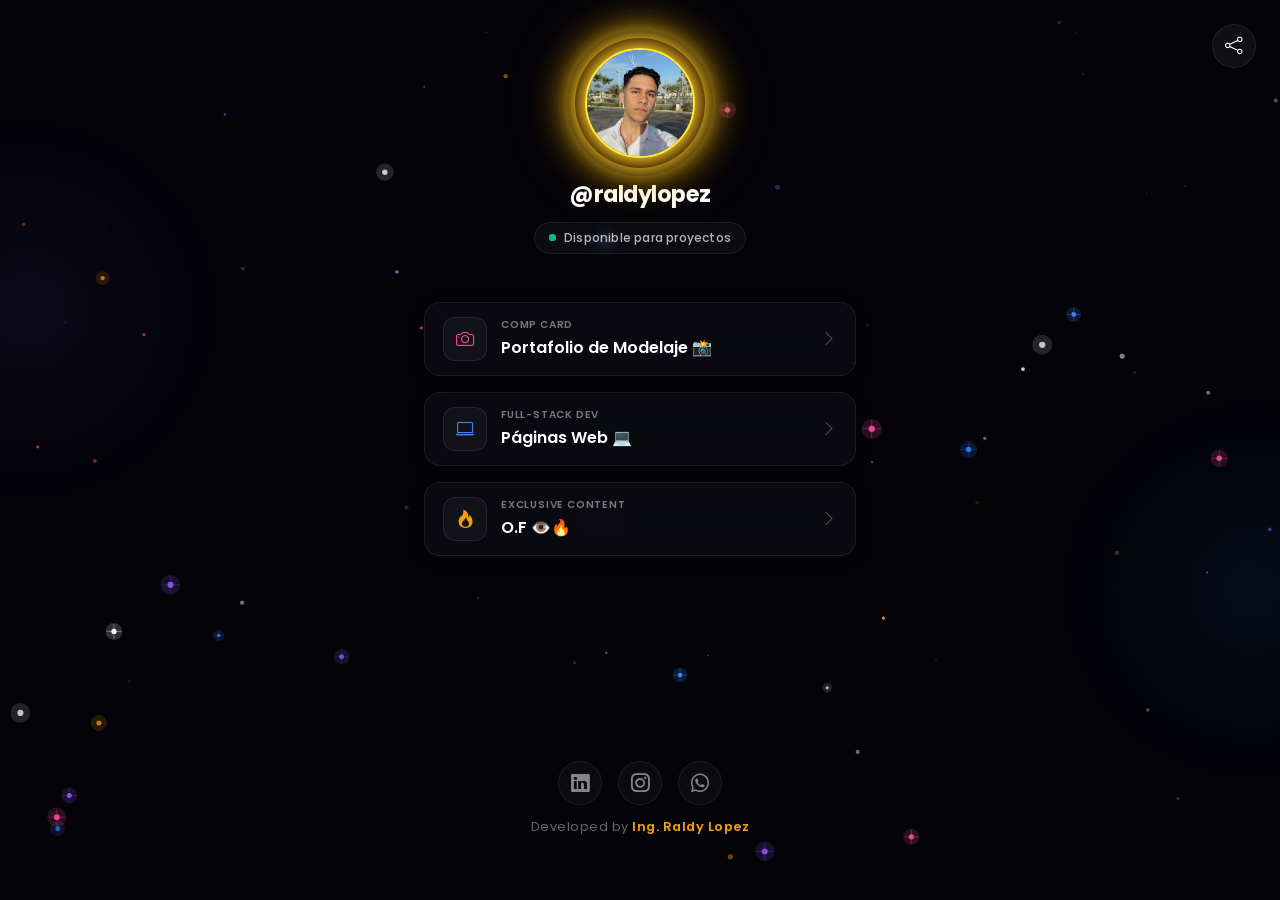
<file: index.html>
<!DOCTYPE html>
<html lang="es">

<head>
    <meta charset="UTF-8">
    <meta name="viewport" content="width=device-width, initial-scale=1.0">
    <title>@raldylopez | Enlaces</title>

    <!-- Google Fonts: Poppins -->
    <link rel="preconnect" href="https://fonts.googleapis.com">
    <link rel="preconnect" href="https://fonts.gstatic.com" crossorigin>
    <link href="https://fonts.googleapis.com/css2?family=Poppins:wght@400;500;600;700&display=swap" rel="stylesheet">

    <!-- Bootstrap Icons -->
    <link rel="stylesheet" href="https://cdn.jsdelivr.net/npm/bootstrap-icons@1.11.0/font/bootstrap-icons.css">

    <!-- Custom Styles -->
    <link rel="stylesheet" href="styles.css?v=3.3">
</head>

<body>

    <!-- Share Button -->
    <button class="share-btn" id="shareBtn" aria-label="Compartir perfil">
        <i class="bi bi-share"></i>
    </button>

    <div class="container">

        <!-- Profile Section -->
        <header class="profile-section">
            <div class="profile-image-container">
                <img src="raldy.jpeg" alt="Raldy Lopez" class="profile-image">
                <div class="profile-glow"></div>
                <div class="ssj-aura-flame"></div>
            </div>

            <h1 class="username">@raldylopez</h1>
            <div class="status-badge">
                <span class="status-dot"></span>
                <span class="status-text">Disponible para proyectos</span>
            </div>
        </header>

        <!-- Links Section -->
        <section class="links-container">

            <!-- Portafolio de modelaje  -->
            <a href="https://raldylopez20.github.io/Modeling-Portfolio/index.html" target="_blank"
                class="link-card modelaje-card" rel="noopener noreferrer">
                <div class="card-left">
                    <div class="icon-box modelaje-icon">
                        <i class="bi bi-camera"></i>
                    </div>
                    <div class="card-info">
                        <span class="card-tag">COMP CARD</span>
                        <span class="card-title">Portafolio de Modelaje 📸</span>
                    </div>
                </div>
                <div class="card-right">
                    <i class="bi bi-chevron-right chevron-icon"></i>
                </div>
            </a>

            <!-- Pagina de Servicios -->
            <a href="https://raldylopez20.github.io/Landing-page-personal-de-servicios/"
                class="link-card whatsapp-card">
                <div class="card-left">
                    <div class="icon-box whatsapp-icon">
                        <i class="bi bi-laptop"></i>
                    </div>
                    <div class="card-info">
                        <span class="card-tag">FULL-STACK DEV</span>
                        <span class="card-title">Páginas Web 💻</span>
                    </div>
                </div>
                <div class="card-right">
                    <i class="bi bi-chevron-right chevron-icon"></i>
                </div>
            </a>

            <!-- Broma del mono -->
            <a href="broma-mono.html" class="link-card custom-card">
                <div class="card-left">
                    <div class="icon-box custom-icon">
                        <i class="bi bi-fire"></i>
                    </div>
                    <div class="card-info">
                        <span class="card-tag">EXCLUSIVE CONTENT</span>
                        <span class="card-title">O.F 👁️🔥</span>
                    </div>
                </div>
                <div class="card-right">
                    <i class="bi bi-chevron-right chevron-icon"></i>
                </div>
            </a>

        </section>

        <!-- Footer -->
        <footer class="footer">
            <div class="social-links">
                <a href="https://www.linkedin.com/in/raldy-lópez-368420230/" target="_blank" rel="noopener noreferrer"
                    class="social-icon-btn linkedin-btn" aria-label="LinkedIn">
                    <i class="bi bi-linkedin"></i>
                </a>
                <a href="https://instagram.com/raldylopez" target="_blank" rel="noopener noreferrer"
                    class="social-icon-btn instagram-btn" aria-label="Instagram">
                    <i class="bi bi-instagram"></i>
                </a>
                <a href="https://wa.me/18294635850" target="_blank" rel="noopener noreferrer"
                    class="social-icon-btn whatsapp-btn" aria-label="WhatsApp">
                    <i class="bi bi-whatsapp"></i>
                </a>
            </div>
            <p class="footer-text">Developed by <span class="footer-author">Ing. Raldy Lopez</span></p>
        </footer>

    </div>

    <!-- Toast Notification -->
    <div class="toast-container" id="toastContainer">
        <div class="toast-message">
            <i class="bi bi-check-circle-fill toast-icon"></i>
            <span class="toast-text">¡Enlace copiado al portapapeles! 🚀</span>
        </div>
    </div>

    <!-- Particles Background Canvas -->
    <canvas id="particles"></canvas>

    <script src="script.js?v=3.3"></script>
</body>

</html>
</file>
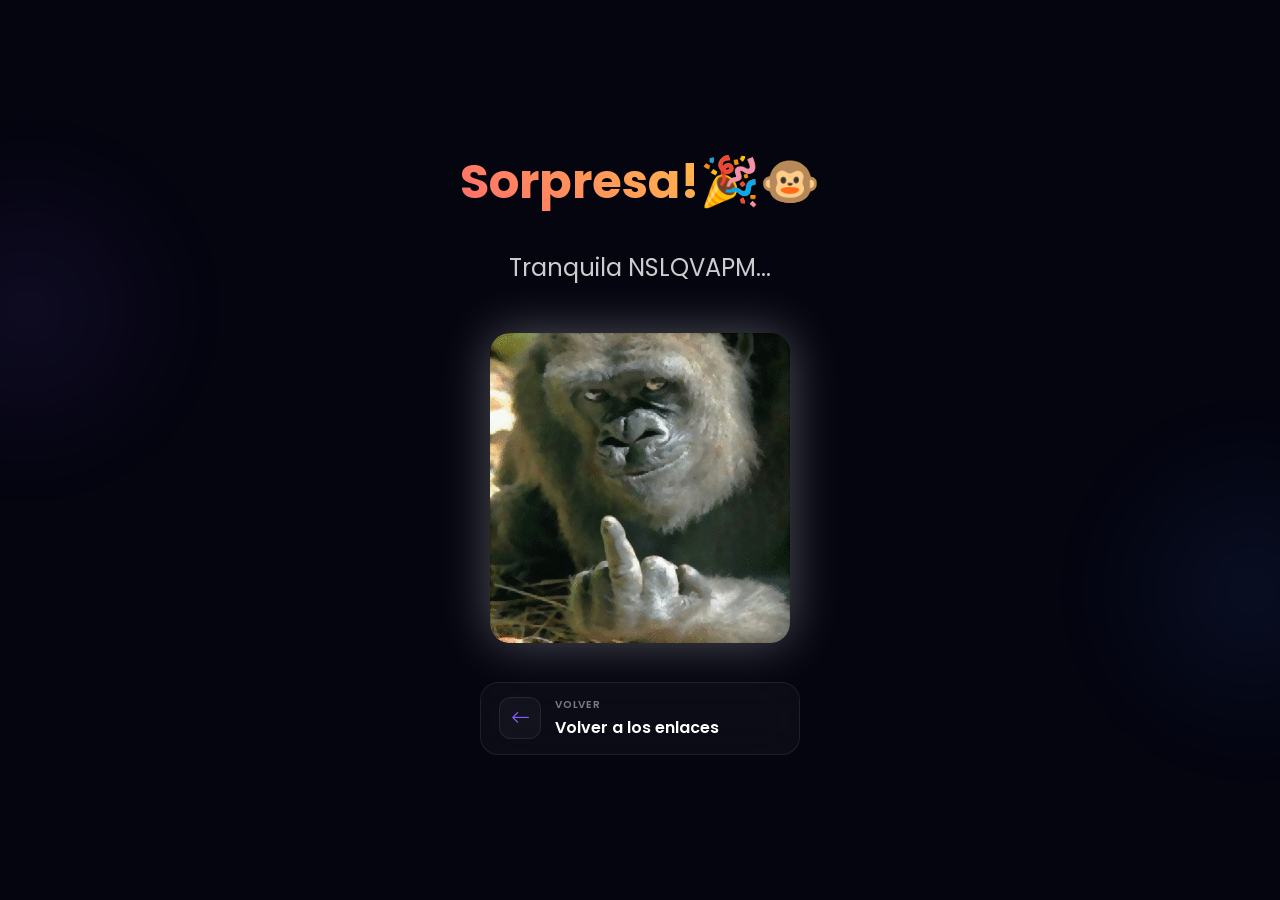
<file: broma-mono.html>
<!DOCTYPE html>
<html lang="es">

<head>
    <meta charset="UTF-8">
    <meta name="viewport" content="width=device-width, initial-scale=1.0">
    <title>¡SORPRESA! 🐵</title>

    <!-- Google Fonts: Poppins -->
    <link rel="preconnect" href="https://fonts.googleapis.com">
    <link rel="preconnect" href="https://fonts.gstatic.com" crossorigin>
    <link href="https://fonts.googleapis.com/css2?family=Poppins:wght@400;500;600;700&display=swap" rel="stylesheet">

    <!-- Bootstrap Icons -->
    <link rel="stylesheet" href="https://cdn.jsdelivr.net/npm/bootstrap-icons@1.11.0/font/bootstrap-icons.css">

    <!-- Custom Styles -->
    <link rel="stylesheet" href="styles.css">
</head>

<body class="broma-body">
    <div class="broma-container">
        <h1 class="broma-title">Sorpresa!<span class="emoji">🎉🐵</span></h1>
        <p class="broma-subtitle">Tranquila NSLQVAPM...</p>

        <img src="mono 1.gif" alt="Mono sorpresa" class="mono-image">

        <br>
        <a href="javascript:history.back()" class="back-card-btn">
            <div class="card-left">
                <div class="icon-box back-icon">
                    <i class="bi bi-arrow-left"></i>
                </div>
                <div class="card-info">
                    <span class="card-tag">VOLVER</span>
                    <span class="card-title">Volver a los enlaces</span>
                </div>
            </div>
        </a>
    </div>

    <script>
        // Create continuous falling confetti
        function createConfetti() {
            if (document.querySelectorAll('.confetti-piece').length > 45) return;

            const colors = ['#ff6b6b', '#ffd93d', '#6bcf7f', '#4d94ff', '#e716b3', '#ff69b4', '#ffa500', '#00ff00'];

            const confetti = document.createElement('div');
            confetti.className = 'confetti-piece';
            confetti.style.left = Math.random() * 100 + '%';
            confetti.style.top = '-20px';
            confetti.style.background = colors[Math.floor(Math.random() * colors.length)];
            confetti.style.width = Math.random() * 10 + 5 + 'px';
            confetti.style.height = Math.random() * 10 + 5 + 'px';

            // Random falling properties
            const duration = Math.random() * 3 + 2;
            const swayAmount = Math.random() * 100 - 50;
            const rotationSpeed = Math.random() * 360;

            confetti.style.setProperty('--duration', duration + 's');
            confetti.style.setProperty('--sway', swayAmount + 'px');
            confetti.style.setProperty('--rotation', rotationSpeed + 'deg');

            document.body.appendChild(confetti);

            setTimeout(() => confetti.remove(), duration * 1000);
        }

        // Start continuous confetti after page loads
        window.addEventListener('load', () => {
            setTimeout(() => {
                // Create initial burst
                for (let i = 0; i < 50; i++) {
                    setTimeout(createConfetti, i * 30);
                }

                // Continue creating confetti continuously - more frequently
                setInterval(createConfetti, 100);

                // Create extra bursts periodically
                setInterval(() => {
                    for (let i = 0; i < 10; i++) {
                        setTimeout(createConfetti, i * 20);
                    }
                }, 2000);
            }, 500);
        });
    </script>
</body>

</html>
</file>
<file: styles.css>
/* ========================================
   VARIABLES GLOBALES Y CONFIGURACIÓN
   ======================================== */

:root {
    --bg-color: #030308;
    --text-color: #ffffff;
    --primary-font: 'Poppins', sans-serif;

    /* Colores del tema */
    --neon-blue: #3b82f6;
    --neon-pink: #ec4899;
    --neon-yellow: #f59e0b;
    --neon-purple: #8b5cf6;
    --neon-green: #10b981;

    --container-width: 480px;
}

/* Reset básico */
* {
    margin: 0;
    padding: 0;
    box-sizing: border-box;
}

html {
    -webkit-text-size-adjust: 100%;
    scroll-behavior: smooth;
}

body {
    background-color: var(--bg-color);
    color: var(--text-color);
    font-family: var(--primary-font);
    display: flex;
    justify-content: center;
    min-height: 100vh;
    overflow-x: hidden;
    position: relative;
    -webkit-font-smoothing: antialiased;
    -moz-osx-font-smoothing: grayscale;
    text-rendering: optimizeLegibility;
}

/* ========================================
   NEBULA / AURORA BACKGROUND EFFECTS (OPTIMIZADO PARA SAFARI & WEBKit)
   ======================================== */

body::before, body::after {
    content: "";
    position: fixed;
    width: 440px;
    height: 440px;
    border-radius: 50%;
    opacity: 0.18;
    z-index: -2;
    pointer-events: none;
    -webkit-transform: translate3d(0, 0, 0);
    transform: translate3d(0, 0, 0);
    -webkit-backface-visibility: hidden;
    backface-visibility: hidden;
    will-change: transform;
}

body::before {
    background: radial-gradient(circle at center, rgba(139, 92, 246, 0.45) 0%, rgba(139, 92, 246, 0.18) 35%, rgba(139, 92, 246, 0.04) 55%, transparent 70%);
    top: 10%;
    left: -15%;
    animation: float-blob-1 25s infinite alternate ease-in-out;
}

body::after {
    background: radial-gradient(circle at center, rgba(59, 130, 246, 0.45) 0%, rgba(59, 130, 246, 0.18) 35%, rgba(59, 130, 246, 0.04) 55%, transparent 70%);
    bottom: 10%;
    right: -15%;
    animation: float-blob-2 30s infinite alternate ease-in-out;
}

@keyframes float-blob-1 {
    0% { transform: translate3d(0, 0, 0) scale(1); }
    50% { transform: translate3d(50px, 35px, 0) scale(1.1); }
    100% { transform: translate3d(-25px, 65px, 0) scale(0.95); }
}

@keyframes float-blob-2 {
    0% { transform: translate3d(0, 0, 0) scale(1.05); }
    50% { transform: translate3d(-60px, -40px, 0) scale(0.92); }
    100% { transform: translate3d(35px, 25px, 0) scale(1.08); }
}

/* ========================================
   CONTENEDOR PRINCIPAL
   ======================================== */

.container {
    width: 100%;
    max-width: var(--container-width);
    padding: 3rem 1.5rem;
    display: flex;
    flex-direction: column;
    align-items: center;
    position: relative;
    z-index: 10;
}

/* ========================================
   BOTÓN DE COMPARTIR (SHARE BUTTON)
   ======================================== */

.share-btn {
    position: absolute;
    top: 24px;
    right: 24px;
    width: 44px;
    height: 44px;
    border-radius: 50%;
    background: rgba(255, 255, 255, 0.05);
    border: 1px solid rgba(255, 255, 255, 0.08);
    color: var(--text-color);
    font-size: 1.1rem;
    display: flex;
    justify-content: center;
    align-items: center;
    cursor: pointer;
    backdrop-filter: blur(12px);
    -webkit-backdrop-filter: blur(12px);
    -webkit-transform: translateZ(0);
    transform: translateZ(0);
    -webkit-tap-highlight-color: transparent;
    transition: background 0.3s ease, border-color 0.3s ease, transform 0.2s ease;
    z-index: 100;
}

.share-btn:hover {
    background: rgba(255, 255, 255, 0.12);
    border-color: rgba(255, 255, 255, 0.2);
    transform: scale(1.05);
}

.share-btn:active {
    transform: scale(0.95);
}

/* ========================================
   SECCIÓN DE PERFIL (HEADER)
   ======================================== */

.profile-section {
    text-align: center;
    margin-bottom: 3rem;
    display: flex;
    flex-direction: column;
    align-items: center;
    animation: fadeIn 0.8s ease-out;
}

.profile-image-container {
    position: relative;
    width: 110px;
    height: 110px;
    margin-bottom: 1.2rem;
}

.profile-image {
    width: 100%;
    height: 100%;
    border-radius: 50%;
    object-fit: cover;
    position: relative;
    z-index: 2;
    border: 2.5px solid #ffeb3b;
    box-shadow: 
        0 0 14px rgba(255, 235, 59, 0.75),
        0 0 28px rgba(245, 158, 11, 0.45),
        inset 0 0 10px rgba(255, 235, 59, 0.35);
    transition: transform 0.3s ease, box-shadow 0.3s ease;
}

/* ========================================
   AURA DORADA SUPER SAIYAJIN (AMARILLO PURO)
   ======================================== */
.profile-glow {
    position: absolute;
    top: -10px;
    left: -10px;
    right: -10px;
    bottom: -10px;
    border-radius: 50%;
    background: radial-gradient(circle, 
        rgba(255, 255, 255, 0.95) 0%, 
        rgba(255, 235, 59, 0.85) 26%, 
        rgba(251, 191, 36, 0.55) 50%, 
        rgba(245, 158, 11, 0.25) 70%, 
        transparent 85%);
    box-shadow: 
        0 0 22px rgba(255, 235, 59, 0.8),
        0 0 45px rgba(245, 158, 11, 0.6),
        0 0 75px rgba(245, 158, 11, 0.25);
    -webkit-transform: translate3d(0, 0, 0);
    transform: translate3d(0, 0, 0);
    will-change: transform, opacity;
    animation: ssj-core-aura 2.2s ease-in-out infinite alternate;
    z-index: 1;
}

/* Capa de Llama Exterior Expansiva (Ki Vibrante) */
.ssj-aura-flame {
    position: absolute;
    top: -18px;
    left: -18px;
    right: -18px;
    bottom: -18px;
    border-radius: 50%;
    background: radial-gradient(circle, 
        rgba(255, 235, 59, 0.32) 15%, 
        rgba(245, 158, 11, 0.18) 50%, 
        transparent 75%);
    box-shadow: 0 0 35px rgba(255, 215, 0, 0.35);
    -webkit-transform: translate3d(0, 0, 0);
    transform: translate3d(0, 0, 0);
    will-change: transform, opacity;
    animation: ssj-flame-wave 1.8s ease-in-out infinite alternate;
    z-index: 0;
}

@keyframes ssj-core-aura {
    0% {
        transform: scale(0.95);
        opacity: 0.78;
        box-shadow: 
            0 0 18px rgba(255, 235, 59, 0.7),
            0 0 38px rgba(245, 158, 11, 0.45),
            0 0 60px rgba(245, 158, 11, 0.2);
    }
    50% {
        transform: scale(1.04);
        opacity: 0.98;
        box-shadow: 
            0 0 28px rgba(255, 245, 100, 0.9),
            0 0 52px rgba(255, 190, 0, 0.7),
            0 0 85px rgba(245, 158, 11, 0.35);
    }
    100% {
        transform: scale(0.97);
        opacity: 0.85;
        box-shadow: 
            0 0 22px rgba(255, 235, 59, 0.8),
            0 0 44px rgba(245, 158, 11, 0.5),
            0 0 70px rgba(245, 158, 11, 0.25);
    }
}

@keyframes ssj-flame-wave {
    0% {
        transform: scale(0.94) rotate(0deg);
        opacity: 0.45;
    }
    50% {
        transform: scale(1.08) rotate(3deg);
        opacity: 0.85;
    }
    100% {
        transform: scale(0.98) rotate(-3deg);
        opacity: 0.55;
    }
}

/* Reacción al pasar el mouse por la foto */
.profile-image-container:hover .profile-image {
    transform: scale(1.04);
    box-shadow: 
        0 0 18px rgba(255, 255, 255, 0.9),
        0 0 32px rgba(255, 235, 59, 0.8),
        inset 0 0 14px rgba(255, 235, 59, 0.5);
}

.profile-image-container:hover .profile-glow {
    transform: scale(1.08);
    box-shadow: 
        0 0 32px rgba(255, 245, 100, 0.95),
        0 0 60px rgba(255, 190, 0, 0.75),
        0 0 95px rgba(245, 158, 11, 0.4);
}

.username {
    font-size: 1.4rem;
    font-weight: 700;
    letter-spacing: -0.5px;
    margin-bottom: 0.6rem;
    min-height: 2.2rem;
    display: inline-block;
    text-align: center;
    color: #ffffff;
    -webkit-font-smoothing: antialiased;
    user-select: none;
    -webkit-user-select: none;
}

.dud {
    color: rgba(255, 255, 255, 0.45);
    font-family: inherit;
    opacity: 0.85;
}

/* Badge de estado disponible */
.status-badge {
    display: inline-flex;
    align-items: center;
    gap: 8px;
    background: rgba(255, 255, 255, 0.04);
    border: 1px solid rgba(255, 255, 255, 0.08);
    padding: 6px 14px;
    border-radius: 20px;
    backdrop-filter: blur(6px);
    -webkit-backdrop-filter: blur(6px);
    -webkit-transform: translateZ(0);
    transform: translateZ(0);
}

.status-dot {
    width: 7px;
    height: 7px;
    border-radius: 50%;
    background-color: var(--neon-green);
    position: relative;
}

.status-dot::after {
    content: "";
    position: absolute;
    top: 0;
    left: 0;
    width: 100%;
    height: 100%;
    border-radius: 50%;
    background-color: var(--neon-green);
    animation: pulse-dot 1.8s infinite ease-in-out;
}

@keyframes pulse-dot {
    0% { transform: scale(1); opacity: 0.8; }
    100% { transform: scale(3.2); opacity: 0; }
}

.status-text {
    font-size: 0.75rem;
    font-weight: 500;
    color: rgba(255, 255, 255, 0.7);
    letter-spacing: 0.2px;
}

/* ========================================
   CARDS DE ENLACES (GLASSMORPHISM)
   ======================================== */

.links-container {
    width: 100%;
    display: flex;
    flex-direction: column;
    gap: 1rem;
}

.link-card {
    display: flex;
    justify-content: space-between;
    align-items: center;
    text-decoration: none;
    padding: 14px 18px;
    border-radius: 16px;
    background: rgba(18, 18, 28, 0.45);
    border: 1px solid rgba(255, 255, 255, 0.08);
    backdrop-filter: blur(14px);
    -webkit-backdrop-filter: blur(14px);
    box-shadow: 0 4px 20px rgba(0, 0, 0, 0.2);
    -webkit-transform: translate3d(0, 20px, 0);
    transform: translate3d(0, 20px, 0);
    -webkit-tap-highlight-color: transparent;
    transition: transform 0.4s cubic-bezier(0.16, 1, 0.3, 1),
                background-color 0.3s ease,
                border-color 0.3s ease,
                box-shadow 0.3s ease;
    
    /* Animación de entrada */
    opacity: 0;
    animation: slideUp 0.6s cubic-bezier(0.16, 1, 0.3, 1) forwards;
}

/* Delays para efecto cascada */
.link-card:nth-child(1) { animation-delay: 0.1s; }
.link-card:nth-child(2) { animation-delay: 0.2s; }
.link-card:nth-child(3) { animation-delay: 0.3s; }

@keyframes slideUp {
    to {
        opacity: 1;
        -webkit-transform: translate3d(0, 0, 0);
        transform: translate3d(0, 0, 0);
    }
}

/* Hover de la card */
.link-card:hover {
    -webkit-transform: translate3d(0, -4px, 0) scale(1.015);
    transform: translate3d(0, -4px, 0) scale(1.015);
    background: rgba(25, 25, 38, 0.65);
    border-color: rgba(255, 255, 255, 0.16);
    box-shadow: 0 12px 30px rgba(0, 0, 0, 0.3), 0 0 15px rgba(255, 255, 255, 0.02);
}

.card-left {
    display: flex;
    align-items: center;
    gap: 14px;
}

/* Caja de Icono */
.icon-box {
    width: 44px;
    height: 44px;
    border-radius: 12px;
    background: rgba(255, 255, 255, 0.04);
    border: 1px solid rgba(255, 255, 255, 0.08);
    display: flex;
    justify-content: center;
    align-items: center;
    font-size: 1.15rem;
    transition: transform 0.3s ease, box-shadow 0.3s ease, border-color 0.3s ease;
}

/* Colores e intensidades por tipo */
.modelaje-card {
    --glow-color: var(--neon-pink);
}
.whatsapp-card {
    --glow-color: var(--neon-blue);
}
.custom-card {
    --glow-color: var(--neon-yellow);
}

.modelaje-icon i { color: var(--neon-pink); }
.whatsapp-icon i { color: var(--neon-blue); }
.custom-icon i { color: var(--neon-yellow); }

/* Glow del icono al pasar el mouse */
.link-card:hover .icon-box {
    transform: scale(1.05);
    box-shadow: 0 0 12px var(--glow-color);
    border-color: var(--glow-color);
}

/* Textos de la Card */
.card-info {
    display: flex;
    flex-direction: column;
    gap: 2px;
    text-align: left;
}

.card-tag {
    font-size: 0.65rem;
    font-weight: 600;
    letter-spacing: 0.8px;
    color: rgba(255, 255, 255, 0.45);
    transition: color 0.3s ease;
}

.link-card:hover .card-tag {
    color: var(--glow-color);
}

.card-title {
    font-size: 1rem;
    font-weight: 600;
    color: #ffffff;
}

/* Chevron Derecho */
.card-right {
    display: flex;
    align-items: center;
}

.chevron-icon {
    font-size: 1rem;
    color: rgba(255, 255, 255, 0.3);
    transition: transform 0.3s ease, color 0.3s ease;
}

.link-card:hover .chevron-icon {
    transform: translateX(4px);
    color: #ffffff;
}

/* ========================================
   TOAST NOTIFICATION (ALERTA PREMIUM)
   ======================================== */

.toast-container {
    position: fixed;
    bottom: 32px;
    left: 50%;
    transform: translate(-50%, 40px);
    opacity: 0;
    pointer-events: none;
    transition: transform 0.4s cubic-bezier(0.16, 1, 0.3, 1), opacity 0.3s ease;
    z-index: 1000;
}

.toast-container.show {
    transform: translate(-50%, 0);
    opacity: 1;
}

.toast-message {
    display: flex;
    align-items: center;
    gap: 10px;
    background: rgba(18, 18, 18, 0.8);
    backdrop-filter: blur(20px);
    -webkit-backdrop-filter: blur(20px);
    border: 1px solid rgba(255, 255, 255, 0.12);
    padding: 10px 20px;
    border-radius: 30px;
    box-shadow: 0 10px 30px rgba(0, 0, 0, 0.4);
}

.toast-icon {
    color: var(--neon-green);
    font-size: 1.1rem;
}

.toast-text {
    font-size: 0.85rem;
    font-weight: 500;
    color: #ffffff;
    white-space: nowrap;
}

/* ========================================
   FOOTER
   ======================================== */

.footer {
    width: 100%;
    text-align: center;
    padding: 2rem 0 1rem;
    margin-top: auto;
    display: flex;
    flex-direction: column;
    align-items: center;
    gap: 0.8rem;
}

.footer-text {
    font-size: 0.8rem;
    color: rgba(255, 255, 255, 0.4);
    font-weight: 400;
    letter-spacing: 0.5px;
    margin: 0;
}

.footer-author {
    color: var(--neon-yellow);
    font-weight: 600;
    transition: color 0.3s ease, text-shadow 0.3s ease;
}

.footer-author:hover {
    text-shadow: 0 0 10px rgba(245, 158, 11, 0.5);
}

.social-links {
    display: flex;
    justify-content: center;
    align-items: center;
    gap: 1rem;
    margin-top: 0.2rem;
}

.social-icon-btn {
    display: inline-flex;
    align-items: center;
    justify-content: center;
    width: 44px;
    height: 44px;
    background-color: rgba(255, 255, 255, 0.03);
    border: 1px solid rgba(255, 255, 255, 0.08);
    border-radius: 50%;
    color: rgba(255, 255, 255, 0.5);
    font-size: 1.15rem;
    text-decoration: none;
    -webkit-tap-highlight-color: transparent;
    -webkit-transform: translateZ(0);
    transform: translateZ(0);
    transition: transform 0.3s cubic-bezier(0.34, 1.56, 0.64, 1), 
                background-color 0.3s, 
                color 0.3s, 
                border-color 0.3s, 
                box-shadow 0.3s;
}

/* Hover glows individualizados por marca */
.social-icon-btn.linkedin-btn:hover {
    color: var(--neon-blue);
    border-color: var(--neon-blue);
    background-color: rgba(59, 130, 246, 0.1);
    box-shadow: 0 0 15px rgba(59, 130, 246, 0.45);
    transform: translateY(-4px) scale(1.08);
}

.social-icon-btn.instagram-btn:hover {
    color: var(--neon-pink);
    border-color: var(--neon-pink);
    background-color: rgba(236, 72, 153, 0.1);
    box-shadow: 0 0 15px rgba(236, 72, 153, 0.45);
    transform: translateY(-4px) scale(1.08);
}

.social-icon-btn.whatsapp-btn:hover {
    color: var(--neon-green);
    border-color: var(--neon-green);
    background-color: rgba(16, 185, 129, 0.1);
    box-shadow: 0 0 15px rgba(16, 185, 129, 0.45);
    transform: translateY(-4px) scale(1.08);
}

/* ========================================
   BROMA DEL MONO (broma-mono.html)
   ======================================== */

.broma-body {
    background-color: #050510;
    color: white;
    font-family: var(--primary-font);
    display: flex;
    justify-content: center;
    align-items: center;
    min-height: 100vh;
    overflow-x: hidden;
    position: relative;
    padding: 20px 0;
}

.broma-container {
    text-align: center;
    z-index: 10;
}

.mono-image {
    max-width: 90vw;
    max-height: 80vh;
    border-radius: 20px;
    box-shadow: 0 0 50px rgba(255, 255, 255, 0.3);
    animation: zoomIn 0.5s ease, shake 0.5s ease 0.5s;
}

.broma-title {
    font-size: 3rem;
    margin-bottom: 2rem;
    background: linear-gradient(45deg, #ff6b6b, #ffd93d);
    -webkit-background-clip: text;
    -webkit-text-fill-color: transparent;
    background-clip: text;
    animation: pulse 1s ease infinite;
}

.broma-title .emoji {
    -webkit-text-fill-color: initial;
    background: none;
    background-clip: initial;
}

.broma-subtitle {
    font-size: 1.5rem;
    margin-bottom: 3rem;
    opacity: 0.8;
}

.back-card-btn {
    display: inline-flex;
    align-items: center;
    justify-content: space-between;
    width: 100%;
    max-width: 320px;
    background: rgba(255, 255, 255, 0.03);
    backdrop-filter: blur(20px);
    -webkit-backdrop-filter: blur(20px);
    border: 1px solid rgba(255, 255, 255, 0.08);
    border-radius: 18px;
    padding: 14px 18px;
    text-decoration: none;
    color: #ffffff;
    transition: all 0.4s cubic-bezier(0.16, 1, 0.3, 1);
    margin-top: 2rem;
    text-align: left;
    box-sizing: border-box;
}

.back-card-btn .card-left {
    display: flex;
    align-items: center;
    gap: 14px;
}

.back-card-btn .back-icon {
    --glow-color: var(--neon-purple);
    display: flex;
    align-items: center;
    justify-content: center;
    width: 42px;
    height: 42px;
    border-radius: 12px;
    background: rgba(255, 255, 255, 0.03);
    border: 1px solid rgba(255, 255, 255, 0.08);
    font-size: 1.2rem;
    color: var(--neon-purple);
    transition: all 0.3s ease;
}

.back-card-btn:hover {
    background: rgba(255, 255, 255, 0.06);
    border-color: rgba(255, 255, 255, 0.15);
    transform: translateY(-3px);
    box-shadow: 0 10px 25px rgba(0, 0, 0, 0.3);
}

.back-card-btn:hover .back-icon {
    transform: scale(1.05);
    box-shadow: 0 0 12px var(--glow-color);
    border-color: var(--glow-color);
}

.back-card-btn:hover .card-tag {
    color: var(--glow-color);
}

.back-card-btn:hover .chevron-icon {
    transform: translateX(-4px);
    color: #ffffff;
}

@keyframes zoomIn {
    0% { transform: scale(0); opacity: 0; }
    100% { transform: scale(1); opacity: 1; }
}

@keyframes shake {
    0%, 100% { transform: translateX(0); }
    25% { transform: translateX(-10px); }
    75% { transform: translateX(10px); }
}

@keyframes pulse {
    0%, 100% { transform: scale(1); }
    50% { transform: scale(1.05); }
}

.confetti-piece {
    position: fixed;
    border-radius: 50%;
    pointer-events: none;
    animation: fall var(--duration) ease-in forwards;
}

@keyframes fall {
    0% {
        transform: translateY(0) translateX(0) rotate(0deg);
        opacity: 1;
    }
    25% {
        transform: translateY(25vh) translateX(var(--sway)) rotate(calc(var(--rotation) * 0.25));
        opacity: 1;
    }
    50% {
        transform: translateY(50vh) translateX(calc(var(--sway) * -0.5)) rotate(calc(var(--rotation) * 0.5));
        opacity: 0.8;
    }
    75% {
        transform: translateY(75vh) translateX(calc(var(--sway) * 0.3)) rotate(calc(var(--rotation) * 0.75));
        opacity: 0.6;
    }
    100% {
        transform: translateY(100vh) translateX(var(--sway)) rotate(var(--rotation));
        opacity: 0;
    }
}

/* ========================================
   CANVAS DE PARTÍCULAS INTERACTIVAS
   ======================================== */

#particles {
    position: fixed;
    top: 0;
    left: 0;
    width: 100%;
    height: 100%;
    z-index: 0;
    pointer-events: none;
    -webkit-transform: translate3d(0, 0, 0);
    transform: translate3d(0, 0, 0);
    will-change: transform;
}

/* ========================================
   ANIMACIÓN DE ENTRADA GENÉRICA
   ======================================== */

@keyframes fadeIn {
    from { opacity: 0; transform: translateY(-10px); }
    to { opacity: 1; transform: translateY(0); }
}
</file>
